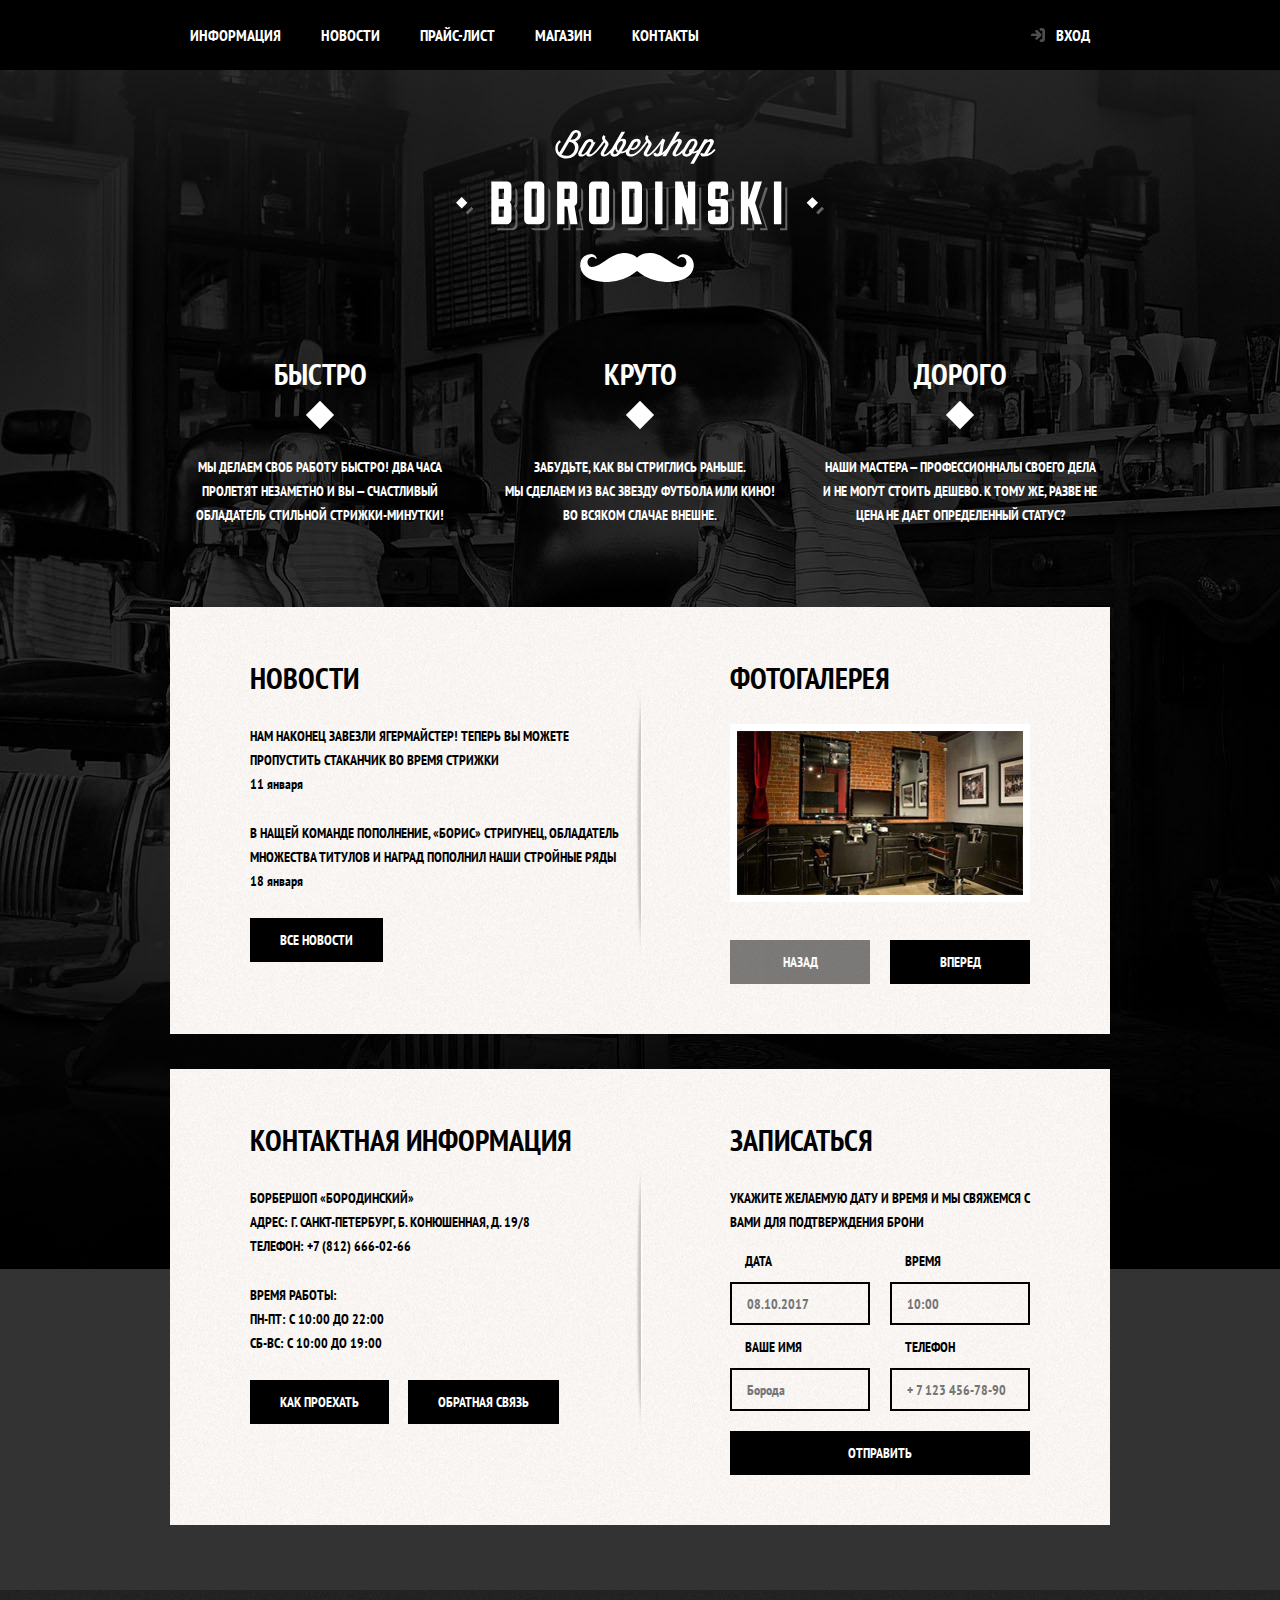
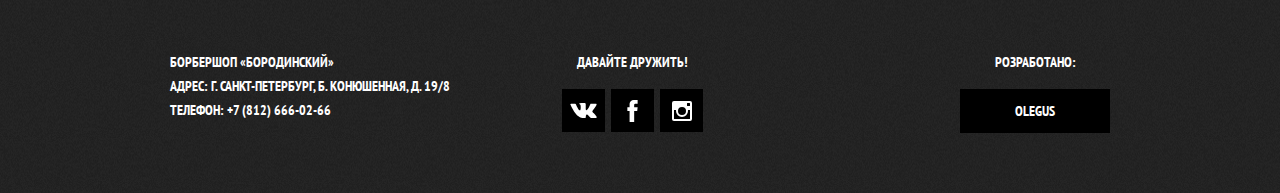
<file: index.html>
<!DOCTYPE html>
<html lang="ru">
<head>
	<meta charset="UTF-8">
	<title>Барбершоп «Бородинский»</title>
	<link href="https://fonts.googleapis.com/css?family=PT+Sans+Narrow:400,700&amp;subset=cyrillic" rel="stylesheet">
	<link rel="stylesheet" href="css/normalize.css" />
	<link rel="stylesheet" href="css/style.css">
</head>
<body>
	<header class="main-header">
		<nav class="main-navigation">
			<a class="main-header-logo">
			<img src="svg-barbershop/index-logo.svg" width="368" height="153" alt="Логотип барбершопа «Бородинский»">
			</a>
		  <div class="main-navigation-wrapper">
			<div class="container">
				<ul class="site-navigation">
					<li><a href="#contacts-page">Информация</a></li>
					<li><a href="#news-page">Новости</a></li>
					<li><a href="price.html">Прайс-лист</a></li>
					<li><a href="catalog.html">Магазин</a></li>
					<li><a href="#contacts-page">Контакты</a></li>
				</ul>
				<ul class="user-navigation">
					<li>
					<a class="login-link" href="login.html">Вход</a>
				</li>
				</ul>
		  	</div>
		  </div>
		</nav>
	</header>
	<main class="container">
		<h1 class="visually-hidden">Барбершоп «Бородинский»</h1>
		<section class="features">
			<h2 class="visually-hidden">Преимушества</h2>
			<ul class="features-list">
				<li class="feature-item">
					<h3>Быстро</h3>
					<p>Мы делаем своб работу быстро! Два часа пролетят незаметно и вы — счастливый обладатель стильной стрижки-минутки!</p>
				</li>
				<li class="feature-item">
					<h3>Круто</h3>
					<p>Забудьте, как вы стриглись раньше.<br> Мы сделаем из вас звезду футбола или кино!<br> Во всяком слачае внешне.</p>
				</li>
				<li class="feature-item">
					<h3>Дорого</h3>
					<p>Наши мастера — профессионналы своего дела и не могут стоить дешево. К тому же, разве не цена не дает определенный статус?</p>
				</li>
			</ul>
					<div id="news-page"></div>
		</section>
	<div class="index-columns">
		<section class="news">
			<h2>Новости</h2>
			<ul class="news-list">
				<li class="news-item">
					<p>Нам наконец завезли Ягермайстер! Теперь вы можете пропустить стаканчик во время стрижки</p>
					<time datetime="2016-01-11">11 января</time>
				</li>
				<li class="news-item">
					<p>В нащей команде пополнение, «Борис» Стригунец, обладатель множества титулов и наград пополнил наши стройные ряды</p>
					<time datetime="2016-01-18">18 января</time>	
				</li>
			</ul>
			<a href="news.html" class="button">Все новости</a>
			<div id="contacts-page"></div>
		</section>
		<section class="gallery">
			<h2>Фотогалерея</h2>
			<div class="gallery-container">
			<figure class="gellery-content">
				<a href="#"><img src="img/Layer-21.png" width="286" height="164" alt="Интерьер"></a>
			</figure>
			<button class="button gallery-button	gallery-button-back disabled">Назад</button>
			<button class="button gallery-button gallery-button-next">Вперед</button>
			</div>	
		</section>
	</div>
	<div class="index-columns">
		<section class="contacts">
			<h2>Контактная информация</h2>
			<p>Борбершоп «Бородинский»<br>
			   Адрес: г. Санкт-Петербург, Б. Конюшенная, д. 19/8<br>
			   Телефон: +7 (812) 666-02-66
			</p>
			<p>Время работы:<br>
			   пн-пт: с 10:00 до 22:00<br>
			   сб-вс: с 10:00 до 19:00
			</p>
			<a href="map.html" class="button contacts-button-map">Как проехать</a>
			<a href="#" class="button contacts-button">Обратная связь</a>
		</section>
		<section class="appointment">
			<h2>Записаться</h2>
			<p class="appointment-info">Укажите желаемую дату и время и мы свяжемся с вами для подтверждения брони</p>
			<form action="https://echo.htmlacademy.ru"  method="post" class="appointment-form">
		<p class="appointment-item">
			<label for="data">Дата</label>
			<input id="data" type="text" value="" placeholder="08.10.2017" />
		</p>
		<p class="appointment-item"> 
			<label for="time">Время</label>
			<input id="time" type="text" value="" placeholder="10:00">
		</p>
		<p class="appointment-item">
			<label for="Your-name">Ваше имя</label>
			<input id="Your-name" type="text" value="" placeholder="Борода" />
		</p>
		<p class="appointment-item">
			<label for="phone-numbers">Телефон</label>
			<input id="phone-numbers" type="numbers" value="" placeholder="+ 7 123 456-78-90">
		</p>
			<button class="button" type="submit">Отправить</button>
	</form>
		</section>
	</div>
	</main>
	<footer class="main-footer">
	  <div class="container">
		<div class="footer-contacts">
		Борбершоп «Бородинский»<br>
		Адрес: г. Санкт-Петербург, Б. Конюшенная, д. 19/8<br>
		Телефон: +7 (812) 666-02-66
		</div>
		<div class="footer-social">
			<b>Давайте дружить!</b>
			<ul>
				<li><a href="#" class="social-button"><span class="visually-hidden">Вконтакте</span>
					<svg xmlns="http://www.w3.org/2000/svg" width="27" height="15" viewBox="0 0 26.14 14.91"><path d="M26 13.47l-.09-.17a13.55 13.55 0 0 0-2.6-3q-.87-.83-1.1-1.12A1 1 0 0 1 22 8a10.27 10.27 0 0 1 1.22-1.78l.88-1.16q2.35-3.13 2-4L26 .94a.8.8 0 0 0-.4-.22 2.14 2.14 0 0 0-.87 0h-3.92a.51.51 0 0 0-.27 0h-.3a.6.6 0 0 0-.15.14.93.93 0 0 0-.14.24 22.22 22.22 0 0 1-1.46 3.06q-.5.84-.93 1.46a7 7 0 0 1-.71.91 4.94 4.94 0 0 1-.52.47q-.23.18-.35.15l-.23-.05a.9.9 0 0 1-.31-.33 1.49 1.49 0 0 1-.16-.53V1.6a3.14 3.14 0 0 0 0-.62 2.12 2.12 0 0 0-.14-.44.73.73 0 0 0-.28-.33 1.57 1.57 0 0 0-.46-.18A9 9 0 0 0 12.57 0a8.93 8.93 0 0 0-3.25.33 1.83 1.83 0 0 0-.52.41q-.25.3-.07.33a1.67 1.67 0 0 1 1.16.59l.08.16a2.6 2.6 0 0 1 .19.63 6.32 6.32 0 0 1 .12 1 10.59 10.59 0 0 1 0 1.7q-.07.71-.13 1.1a2.21 2.21 0 0 1-.18.64 2.69 2.69 0 0 1-.16.3l-.07.07a1 1 0 0 1-.37.07.86.86 0 0 1-.46-.19 3.27 3.27 0 0 1-.56-.52 7 7 0 0 1-.66-.93q-.37-.6-.76-1.42l-.22-.39q-.2-.38-.56-1.11t-.62-1.43A.9.9 0 0 0 5.2.9h-.07a.93.93 0 0 0-.22-.16A1.44 1.44 0 0 0 4.6.65L.87.68A1 1 0 0 0 .1.94L0 1a.44.44 0 0 0 0 .22 1.08 1.08 0 0 0 .08.37Q.9 3.53 1.86 5.31t1.66 2.87Q4.23 9.27 5 10.24t1 1.24l.37.41.34.33a8.06 8.06 0 0 0 1 .78 16.34 16.34 0 0 0 1.4.9 7.6 7.6 0 0 0 1.79.72 6.19 6.19 0 0 0 2 .22h1.57a1.08 1.08 0 0 0 .72-.3l.05-.07a.9.9 0 0 0 .1-.25 1.38 1.38 0 0 0 0-.37 4.48 4.48 0 0 1 .09-1.05 2.77 2.77 0 0 1 .23-.71 1.74 1.74 0 0 1 .29-.4 1.19 1.19 0 0 1 .23-.2h.11a.86.86 0 0 1 .77.21 4.52 4.52 0 0 1 .83.79q.39.47.93 1.05a6.41 6.41 0 0 0 1 .87l.27.16a3.31 3.31 0 0 0 .71.3 1.53 1.53 0 0 0 .76.07l3.48-.05a1.58 1.58 0 0 0 .8-.17.68.68 0 0 0 .34-.37 1.06 1.06 0 0 0 0-.46 1.71 1.71 0 0 0-.1-.36z" fill="#fff"/></svg>
				</a>
			</li>
				<li><a href="#" class="social-button"><span class="visually-hidden">Фейсбук</span><svg xmlns="http://www.w3.org/2000/svg" width="19" height="22" viewBox="0 0 10.15 21.74"><path d="M3.34 1.12A4.77 4.77 0 0 1 6.53 0h3.61v3.81H7.81a1.07 1.07 0 0 0-1.09.83v2.55h3.42c-.08 1.23-.24 2.45-.41 3.67h-3v10.87H2.21V10.86H0V7.21h2.19V3.66a3.83 3.83 0 0 1 1.15-2.54z" fill="#fff"/></svg>
				</a>
			</li>
				<li><a href="#" class="social-button"><span class="visually-hidden">Инстаграм</span>
					<svg xmlns="http://www.w3.org/2000/svg" width="20" height="20" viewBox="0 0 20 20"><path d="M18 0H2a2 2 0 0 0-2 2v16a2 2 0 0 0 2 2h16a2 2 0 0 0 2-2V2a2 2 0 0 0-2-2zm-8 6a4 4 0 1 1-4 4 4 4 0 0 1 4-4zM2.5 18a.47.47 0 0 1-.5-.5V9h2.1a3.4 3.4 0 0 0-.1 1 6 6 0 1 0 12 0 3.4 3.4 0 0 0-.1-1H18v8.5a.47.47 0 0 1-.5.5zM18 4.5a.47.47 0 0 1-.5.5h-2a.47.47 0 0 1-.5-.5v-2a.47.47 0 0 1 .5-.5h2a.47.47 0 0 1 .5.5z" fill="#fff"/></svg>
				</a>
			</li>
			</ul>
		</div>
		<div class="footer-copyright">
			<b>Розработано:</b>
			<a href="#" class="button">Olegus</a>
		</div>
	</div>
	</footer>
	<section class="modal modal-login">
		<h2>Личный кабинет</h2>
		<p class="modal-description">Введите свой логин и пароль.</p>
		<form class="login-form" action="https://echo.htmlacademy.ru" method="post">
			<p>
				<label class="visually-hidden" for="user-login">Логин
				</label>
				<input class="login-icon-user" id="user-login" type="text" name="login" placeholder="Логин">
			</p>
			<p>
				<label class="visually-hidden" for="user-password">Пароль</label>
				<input class="login-icon-password" id="user-password" type="password" name="password" placeholder="Пароль">
			</p>
			<p class="login-help">
				<label class="login-checkbox">
				<input type="checkbox" name="remember" class="visually-hidden">
				<span class="checkbox-indicator"></span>
				Запомните меня
				</label> 
				<a class="restore" href="#">Я забыл пароль</a></p>
				<button class="button" type="submit">Войти</button>
			</form>
		<button type="button" class="modal-close">Закрыть</button>
	</section>

	<section class="modal modal-map">
		<h2 class="visually-hidden">Как до нас добраться</h2>
		<iframe src="https://www.google.com/maps/embed?pb=!1m18!1m12!1m3!1d255006.86173766758!2d30.0425645328125!3d60.04423199999997!2m3!1f0!2f0!3f0!3m2!1i1024!2i768!4f13.1!3m3!1m2!1s0x469634ec0143dabb%3A0xe8a32d761d330146!2sBritVa+Barbershop!5e0!3m2!1sru!2sua!4v1524128269765" width="766" height="561" frameborder="0" style="border:0" allowfullscreen></iframe>
		<!-- <p>
			<img src="img/sloy-2.jpg" width="766" height="560" alt="Карта">
		</p> -->
		<button type="button" class="modal-close">Закрыть</button>
	</section>
	<script src="js/popup.js"></script>
	<script src="js/maps.js"></script>
</body>
</html>
</file>
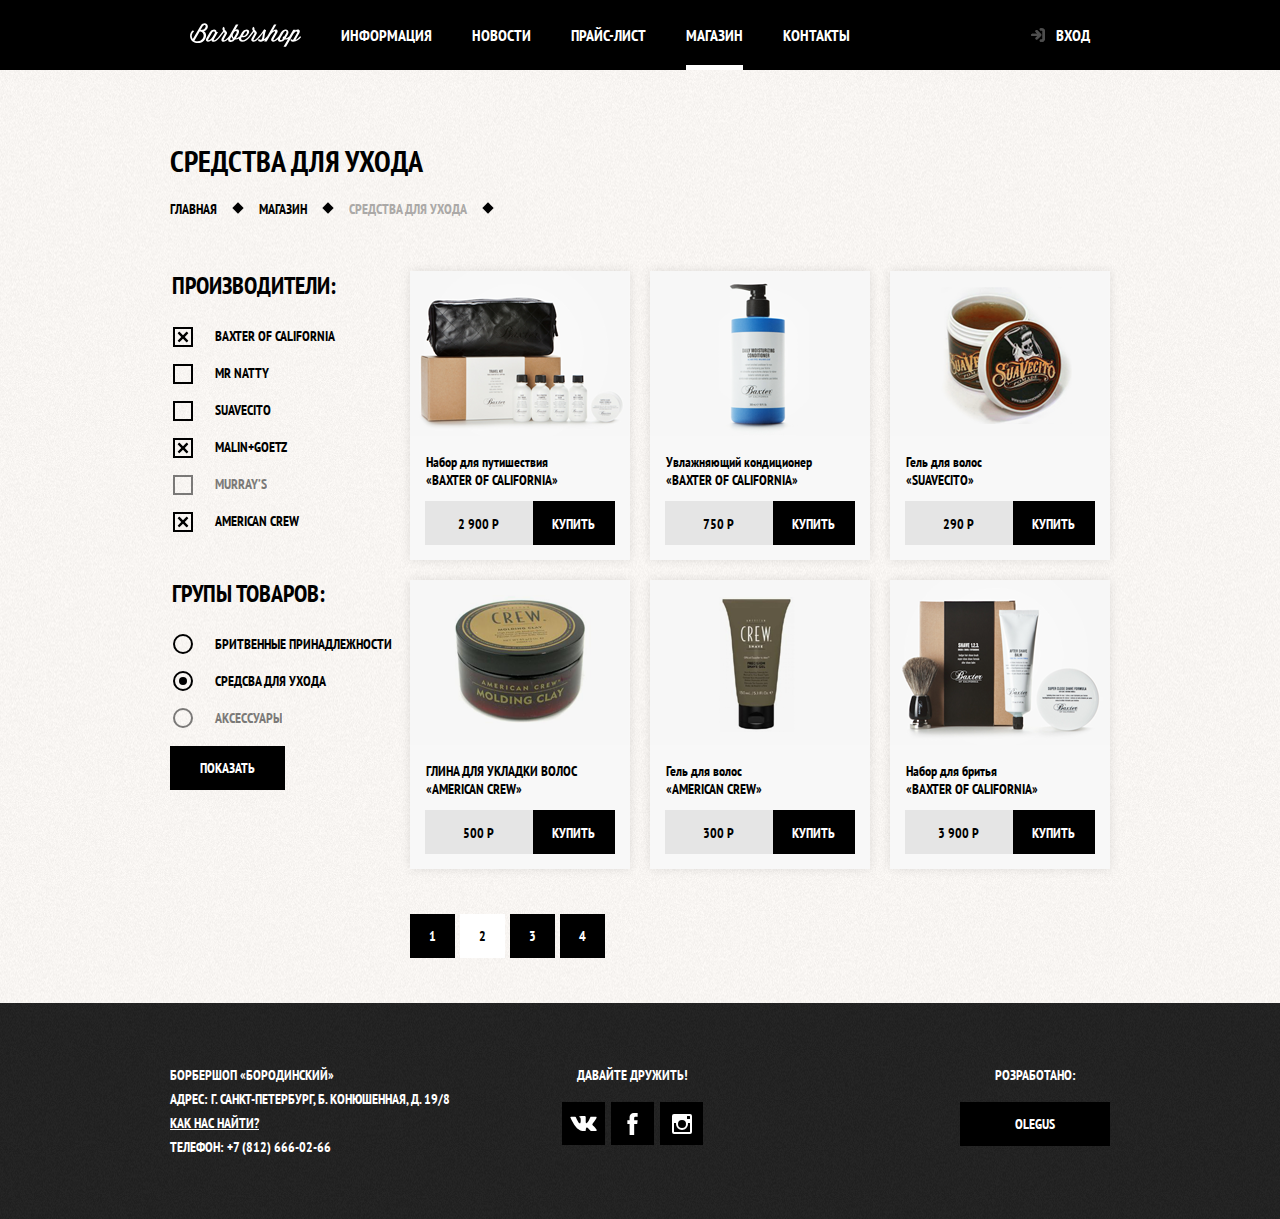
<file: catalog.html>
<!DOCTYPE html>
<html lang="en">
<head>
	<meta charset="UTF-8">
	<title>Магазин</title>
	<link href="https://fonts.googleapis.com/css?family=PT+Sans+Narrow:400,700&amp;subset=cyrillic" rel="stylesheet">
	<link rel="stylesheet" href="C:/Frontend Oleg/Полезные вещи/normalize.css">
	<link rel="stylesheet" href="css/style.css">
</head>
<body class="inner-page">
	<header class="main-header">
		<nav class="main-navigation container">
			<a href="index.html" class="main-header-logo">
			<img src="svg-barbershop/logo.svg" width="111" height="24" alt="Логотип барбершопа «Бородинский»">
			</a>
				<ul class="site-navigation">
					<li><a href="#">Информация</a></li>
					<li><a href="#">Новости</a></li>
					<li><a href="price.html">Прайс-лист</a></li>
					<li><a href="" class="site-navigation-current">Магазин</a></li>
					<li><a href="#">Контакты</a></li>
				</ul>
				<ul class="user-navigation">
					<li>
						<a href="login.html" class="login-link">Вход</a>
					</li>
				</ul>
		</nav>
	</header>
	<main class="container">
		<h1 class="page-title">Средства для ухода</h1>
		<ul class="breadcrumbs">
			<li><a href="index.html">Главная</a></li>
			<li><a href="catalog.html">Магазин</a></li>
			<li class="breadcrumbs-current">Средства для ухода</li>
		</ul>
	<div class="catalog-columns">
		<section class="filter">
			<h2 class="visually-hidden">Фильтр товаров</h2>
			<form action="https://echo.htmlacademy.ru" class="filters" method="get"></form>
			<fieldset>
				<legend>Производители:</legend>
				<ul>
					<li class="filter-option">
						<input type="checkbox" class="visually-hidden filter-input filter-input-checkbox name="baxter-of-california" id="filter-baxter-of-california" checked>
						<label for="filter-baxter-of-california">Baxter of California</label>
					</li>
					<li class="filter-option">
						<input type="checkbox" class="visually-hidden filter-input filter-input-checkbox" name="Mr-natty" id="filter-mr-natty"><label for="filter-mr-natty">Mr Natty</label>
					</li>
					<li class="filter-option">
						<input type="checkbox" class="visually-hidden filter-input filter-input-checkbox" name="Suavecito" id="filter-suavecito"><label for="filter-suavecito">Suavecito</label>
					</li>
					<li class="filter-option">
						<input type="checkbox" class="visually-hidden filter-input filter-input-checkbox" name="Malin+Goetz" id="filter-malin-goetz" checked><label for="filter-malin-goetz">Malin+Goetz</label>
					</li>
					<li class="filter-option">
						<input type="checkbox" class="visually-hidden filter-input filter-input-checkbox" name="Murray’s" id="filter-marrays" disabled><label for="filter-marrays">Murray’s</label>
					</li>
					<li class="filter-option">
						<input type="checkbox" class="visually-hidden filter-input filter-input-checkbox" name="American-Crew" id="filter-american-crew" checked><label for="filter-american-crew">American Crew</label>
					</li>
				</ul>
			</fieldset>
			<fieldset>
				<legend>Групы товаров:</legend>
				<ul>
					<li class="filter-option">
						<input type="radio" class="visually-hidden filter-input filter-input-radio" name="product-group" value="shaving" id="filter-shave"><label for="filter-shave">Бритвенные принадлежности</label>
					</li>
					<li class="filter-option">
						<input type="radio" class="visually-hidden filter-input filter-input-radio" name="product-group" value="hair-care" id="filter-care" checked><label for="filter-care">Средсва для ухода</label>
					</li>
					<li class="filter-option">
						<input type="radio" class="visually-hidden filter-input filter-input-radio" name="product-group" value="accessories" id="filter-a11s" disabled><label for="filter-a11s">Аксессуары</label>
					</li>
				</ul>
				<button type="submit" class="button filter-button">Показать</button>
			</fieldset>
		</section>
		<section class="catalog">
			<h2 class="visually-hidden">Список средств для ухода</h2>
			<ul class="catalog-list">
				<li class="catalog-item">
					<a href="item.html">
						<h3>	
							<span class="catalog-category">Набор для путишествия</span>
							<span class="catalog-item-title">«Baxter of California»</span>
						</h3>
					<p class="catalog-item-image">
							<img src="img/Layer 38.png" width="220" height="165" alt="Набор для путешествий «Baxter of California»" />
					</p>
				</a>
					<p class="catalog-item-price">
						<b>2 900 Р</b>
						<a class="button" href="#">Купить</a>
					</p>
				</li>
				<li class="catalog-item">
					<a href="catalog-item.html">
						<h3>
						<span class="catalog-category">Увлажняющий кондиционер</span>
						<span class="catalog-item-title">«Baxter of California»</span>
					</h3>
				<p class="catalog-item-image">
						<img src="img/Layer 30.png" width="220" height="165" alt="Увлажняющий кондиционер «Baxter of California»">
				</p>
					</a>
					<p class="catalog-item-price">
						<b>750 Р</b>
						<a href="#" class="button">Купить</a>
					</p>
				</li>
				<li class="catalog-item">
						<a href="catalog-item.html">
							<h3>
							<span class="catalog-category">Гель для волос</span>
							<span class="catalog-iten-title">«Suavecito»</span>
							</h3>
					<p class="catalog-item-image">
							<img src="img/Layer 39.png" width="220" height="165" alt="Гель для волос «Suavecito»">
					</p>
						</a>
					<p class="catalog-item-price">
						<b>290 Р</b>
						<a href="#" class="button">Купить</a>
					</p>
				</li>
				<li class="catalog-item">
					<a href="catalog-item.html">
						<h3>
							<span class="catalog-categoty">Глина для укладки волос</span>
							<span class="catalog-item-title">«American crew»</span>
						</h3>
					<p class="catalog-item-image">
							<img src="img/Layer 32.png" width="220" height="165" alt="Глина для укладки волос «American crew»">
					</p>
				</a>
					<p class="catalog-item-price">
						<b>500 Р</b>
						<a href="#" class="button">Купить</a>
					</p>
				</li>
				<li class="catalog-item">
						<a href="catalog-item.html">
							<h3>
							<span class="catalog-category">Гель для волос</span>
							<span class="catalog-item-title">«American crew»</span>
					</h3>
					<p class="catalog-item-image">
							<img src="img/Layer 33.png" width="220" height="165" alt="Гель для волос «American crew»" />
					</p>
					</a>
					<p class="catalog-item-price">
						<b>300 Р</b>
						<a href="#" class="button">Купить</a>
					</p>
				</li>
				<li class="catalog-item">
						<a href="catalog-item.html">
							<h3>
							<span class="catalog-category">Набор для бритья</span>
							<span class="catalog-item-title">«Baxter of california»</span>
					</h3>
					<p class="catalog-item-image">
							<img src="img/Layer 42.png" width="220" height="165" alt="Набор для бритья «Baxter of california»">
					</p>
				</a>
					<p class="catalog-item-price">
						<b>3 900 Р</b>
						<a href="#" class="button">Купить</a>
					</p>
				</li>
			</ul>
			<ul class="pagination-list">
				<li class="pagination-item"><a href="#">1</a></li>
				<li class="pagination-item pagination-item-current"><a href="#">2</a></li>
				<li class="pagination-item"><a href="#">3</a></li>
				<li class="pagination-item"><a href="#">4</a></li>
			</ul>
		</section>
	</div>
	</main>
	<footer class="main-footer">
	<div class="container">
		<p class="footer-contacts">
		Борбершоп «Бородинский»<br>
		Адрес: г. Санкт-Петербург, Б. Конюшенная, д. 19/8<br>
		<a href="map.html" class="contacts-button-map">Как нас найти?</a><br>
		Телефон: +7 (812) 666-02-66
		</p>
		<div class="footer-social">
			<b>Давайте дружить!</b>
			<ul>
				<li><a href="#" class="social-button"><span class="visually-hidden">Вконтакте</span>
					<svg xmlns="http://www.w3.org/2000/svg" width="27" height="15" viewBox="0 0 26.14 14.91"><path d="M26 13.47l-.09-.17a13.55 13.55 0 0 0-2.6-3q-.87-.83-1.1-1.12A1 1 0 0 1 22 8a10.27 10.27 0 0 1 1.22-1.78l.88-1.16q2.35-3.13 2-4L26 .94a.8.8 0 0 0-.4-.22 2.14 2.14 0 0 0-.87 0h-3.92a.51.51 0 0 0-.27 0h-.3a.6.6 0 0 0-.15.14.93.93 0 0 0-.14.24 22.22 22.22 0 0 1-1.46 3.06q-.5.84-.93 1.46a7 7 0 0 1-.71.91 4.94 4.94 0 0 1-.52.47q-.23.18-.35.15l-.23-.05a.9.9 0 0 1-.31-.33 1.49 1.49 0 0 1-.16-.53V1.6a3.14 3.14 0 0 0 0-.62 2.12 2.12 0 0 0-.14-.44.73.73 0 0 0-.28-.33 1.57 1.57 0 0 0-.46-.18A9 9 0 0 0 12.57 0a8.93 8.93 0 0 0-3.25.33 1.83 1.83 0 0 0-.52.41q-.25.3-.07.33a1.67 1.67 0 0 1 1.16.59l.08.16a2.6 2.6 0 0 1 .19.63 6.32 6.32 0 0 1 .12 1 10.59 10.59 0 0 1 0 1.7q-.07.71-.13 1.1a2.21 2.21 0 0 1-.18.64 2.69 2.69 0 0 1-.16.3l-.07.07a1 1 0 0 1-.37.07.86.86 0 0 1-.46-.19 3.27 3.27 0 0 1-.56-.52 7 7 0 0 1-.66-.93q-.37-.6-.76-1.42l-.22-.39q-.2-.38-.56-1.11t-.62-1.43A.9.9 0 0 0 5.2.9h-.07a.93.93 0 0 0-.22-.16A1.44 1.44 0 0 0 4.6.65L.87.68A1 1 0 0 0 .1.94L0 1a.44.44 0 0 0 0 .22 1.08 1.08 0 0 0 .08.37Q.9 3.53 1.86 5.31t1.66 2.87Q4.23 9.27 5 10.24t1 1.24l.37.41.34.33a8.06 8.06 0 0 0 1 .78 16.34 16.34 0 0 0 1.4.9 7.6 7.6 0 0 0 1.79.72 6.19 6.19 0 0 0 2 .22h1.57a1.08 1.08 0 0 0 .72-.3l.05-.07a.9.9 0 0 0 .1-.25 1.38 1.38 0 0 0 0-.37 4.48 4.48 0 0 1 .09-1.05 2.77 2.77 0 0 1 .23-.71 1.74 1.74 0 0 1 .29-.4 1.19 1.19 0 0 1 .23-.2h.11a.86.86 0 0 1 .77.21 4.52 4.52 0 0 1 .83.79q.39.47.93 1.05a6.41 6.41 0 0 0 1 .87l.27.16a3.31 3.31 0 0 0 .71.3 1.53 1.53 0 0 0 .76.07l3.48-.05a1.58 1.58 0 0 0 .8-.17.68.68 0 0 0 .34-.37 1.06 1.06 0 0 0 0-.46 1.71 1.71 0 0 0-.1-.36z" fill="#fff"/></svg>
				</a>
			</li>
				<li><a href="#" class="social-button"><span class="visually-hidden">Фейсбук</span><svg xmlns="http://www.w3.org/2000/svg" width="19" height="22" viewBox="0 0 10.15 21.74"><path d="M3.34 1.12A4.77 4.77 0 0 1 6.53 0h3.61v3.81H7.81a1.07 1.07 0 0 0-1.09.83v2.55h3.42c-.08 1.23-.24 2.45-.41 3.67h-3v10.87H2.21V10.86H0V7.21h2.19V3.66a3.83 3.83 0 0 1 1.15-2.54z" fill="#fff"/></svg>
				</a>
			</li>
				<li><a href="#" class="social-button"><span class="visually-hidden">Инстаграм</span>
					<svg xmlns="http://www.w3.org/2000/svg" width="20" height="20" viewBox="0 0 20 20"><path d="M18 0H2a2 2 0 0 0-2 2v16a2 2 0 0 0 2 2h16a2 2 0 0 0 2-2V2a2 2 0 0 0-2-2zm-8 6a4 4 0 1 1-4 4 4 4 0 0 1 4-4zM2.5 18a.47.47 0 0 1-.5-.5V9h2.1a3.4 3.4 0 0 0-.1 1 6 6 0 1 0 12 0 3.4 3.4 0 0 0-.1-1H18v8.5a.47.47 0 0 1-.5.5zM18 4.5a.47.47 0 0 1-.5.5h-2a.47.47 0 0 1-.5-.5v-2a.47.47 0 0 1 .5-.5h2a.47.47 0 0 1 .5.5z" fill="#fff"/></svg>
				</a>
			</li>
			</ul>
		</div>
		<div class="footer-copyright">
			<b>Розработано:</b>
			<a href="https:\\htmlacademy.ru" class="button">Olegus</a>
		</div>
	</div>
	</footer>
	<section class="modal modal-login">
		<h2>Личный кабинет</h2>
		<p class="modal-description">Введите свой логин и пароль.</p>
		<form class="login-form" action="https://echo.htmlacademy.ru" method="post">
			<p>
				<label class="visually-hidden" for="user-login">Логин
				</label>
				<input class="login-icon-user" id="user-login" type="text" name="login" placeholder="Логин">
			</p>
			<p>
				<label class="visually-hidden" for="user-password">Пароль</label>
				<input class="login-icon-password" id="user-password" type="password" name="password" placeholder="Пароль">
			</p>
			<p class="login-help">
				<label class="login-checkbox">
				<input type="checkbox" name="remember" class="visually-hidden">
				<span class="checkbox-indicator"></span>
				Запомните меня
				</label> 
				<a class="restore" href="#">Я забыл пароль</a></p>
				<button class="button" type="submit">Войти</button>
			</form>
		<button type="button" class="modal-close">Закрыть</button>
	</section>

	<section class="modal modal-map">
		<h2 class="visually-hidden">Как до нас добраться</h2>
		<iframe src="https://www.google.com/maps/embed?pb=!1m18!1m12!1m3!1d255006.86173766758!2d30.0425645328125!3d60.04423199999997!2m3!1f0!2f0!3f0!3m2!1i1024!2i768!4f13.1!3m3!1m2!1s0x469634ec0143dabb%3A0xe8a32d761d330146!2sBritVa+Barbershop!5e0!3m2!1sru!2sua!4v1524128269765" width="766" height="561" frameborder="0" style="border:0" allowfullscreen></iframe>
		<!-- <p>
			<img src="img/sloy-2.jpg" width="766" height="560" alt="Карта">
		</p> -->
		<button type="button" class="modal-close">Закрыть</button>
	</section>
	<script src="js/popup.js"></script>
	<script src="js/maps.js"></script>
</body>
</html>
</file>
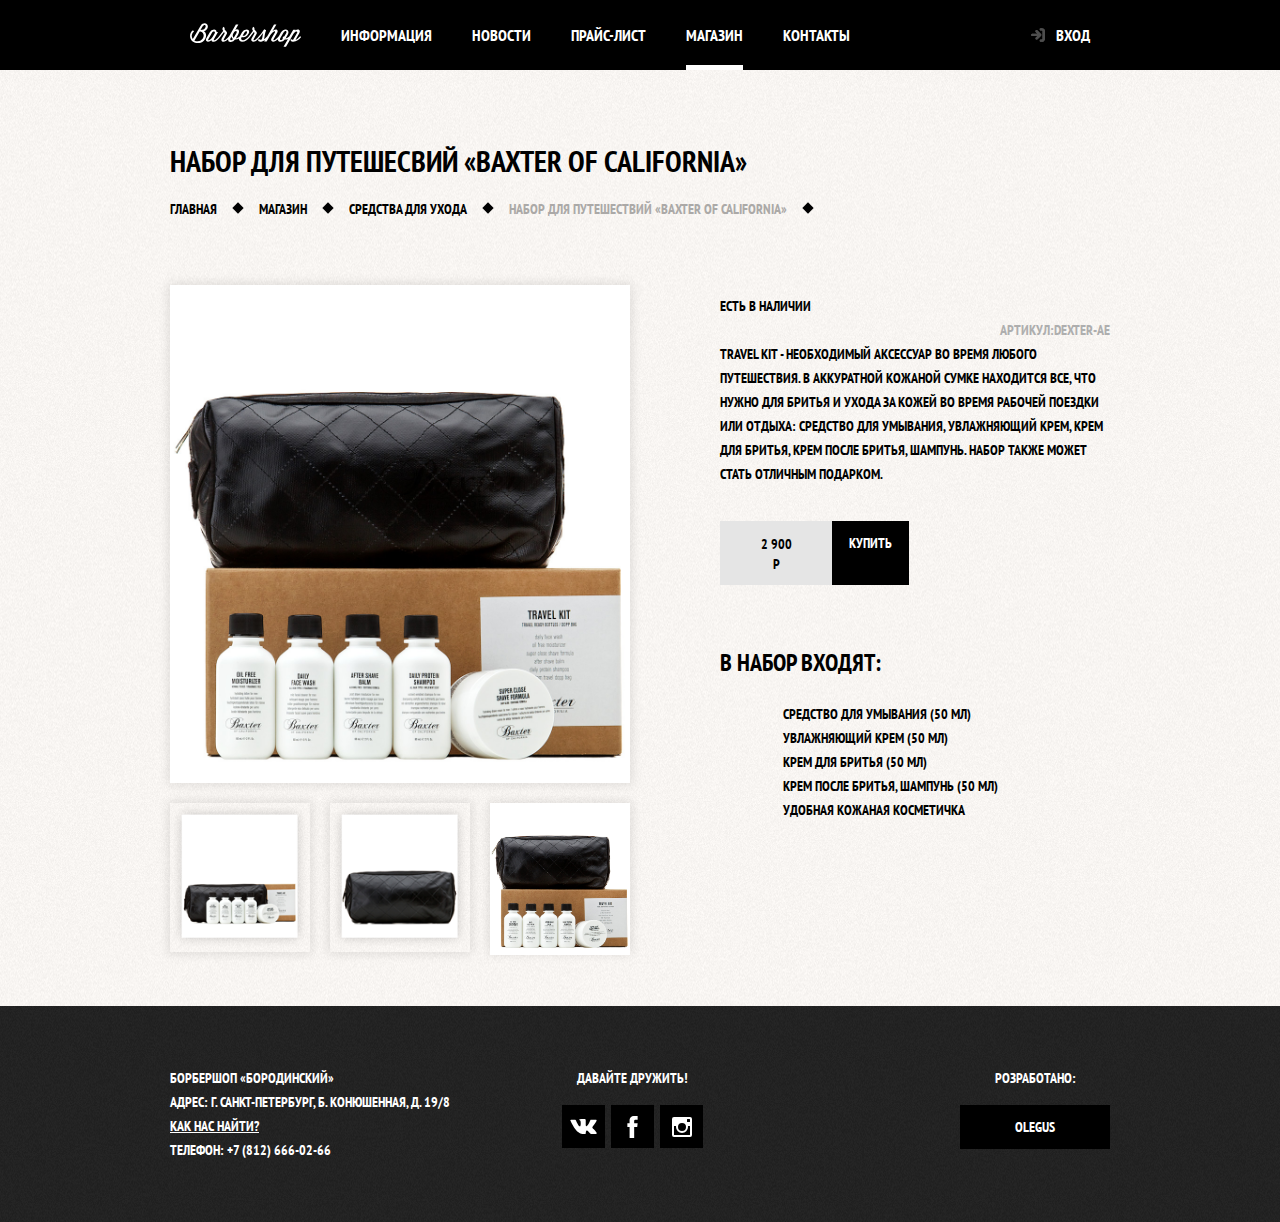
<file: item.html>
<!DOCTYPE html>
<html lang="ru">
<head>
	<meta charset="UTF-8">
	<title>Разметка карточки товара «Барбершоп»</title>
	<link rel="stylesheet" href="https://fonts.googleapis.com/css?family=PT+Sans+Narrow:400,700&amp;subset=cyrillic">
	<link rel="stylesheet" href="C:/Frontend Oleg/Полезные вещи/normalize.css">
	<link rel="stylesheet" href="css/style.css">
</head>
<body class="inner-page">
	<header class="main-header">
		<nav class="main-navigation container">
			<a href="index.html" class="main-header-logo">
			<img src="svg-barbershop/logo.svg" width="111" height="24" alt="Логотип барбершопа «Бородинский»">
			</a>
				<ul class="site-navigation">
					<li><a href="#">Информация</a></li>
					<li><a href="#">Новости</a></li>
					<li><a href="price.html">Прайс-лист</a></li>
					<li><a href="catalog.html" class="site-navigation-current">Магазин</a></li>
					<li><a href="#">Контакты</a></li>
				</ul>
				<ul class="user-navigation">
					<li>
						<a href="login.html" class="login-link">Вход</a>
					</li>
				</ul>
		</nav>
	</header>
	  <main class="container">
		<h1 class="page-title">Набор для путешесвий «Baxter of california»</h1>
		<ul class="breadcrumbs">
			<li><a href="index.html">Главная</a></li>
			<li><a href="catalog.html">Магазин</a></li>
			<li><a href="#">Средства для ухода</a></li>
			<li class="breadcrumbs-current">Набор для путешествий «Baxter of California»</li>
		</ul>
	<div class="catalog-columns">
		<section class="product-photo">
			<h2 class="visually-hidden">Изображение товара</h2>
			<p class="product-photo-full">
				<img src="img/photo-full.png" width="460" height="498" alt="Фото всего выбора">
			</p>
			<ul class="product-photo-preview">
				<li><img src="img/Layer 45.png" width="140" height="149" alt="Фото в анфас"></li>
				<li><img src="img/photo-small-1.png" width="140" height="149 alt="Фото в профиль"></li>
				<li><img src="img/photo-full.png" width="140" height="149 alt="Фото в отдельной чвсти"></li>
			</ul>
		</section>
		<section class="product-info">
			<h2 class="visually-hidden">Описание товара</h2>
			<p class="product-availability">Есть в наличии</p>
			<p class="product-article">Артикул:Dexter-ae</p>
			<p class="product-text">Travel Kit - необходимый аксессуар во время любого путешествия. В аккуратной кожаной сумке находится все, что нужно для бритья и ухода за кожей во время рабочей поездки или отдыха: средство для умывания, увлажняющий крем, крем для бритья, крем после бритья, шампунь. Набор также может стать отличным подарком.</p>
			<p class="product-price">
				<b>2 900 Р</b>
				<a class="button" href="#">Купить</a>
			</p>
			<h3>В набор входят:</h3>
			<ul>
				<li>Средство для умывания (50 мл)</li>
				<li>Увлажняющий крем (50 мл)</li>
				<li>Крем для бритья (50 мл)</li>
				<li>Крем после бритья, Шампунь (50 мл)</li>
				<li>Удобная кожаная косметичка</li>
			</ul>
		</section>
	</div>
	</main>
	<footer class="main-footer">
		<div class="container">
		<p class="footer-contacts">
		Борбершоп «Бородинский»<br>
		Адрес: г. Санкт-Петербург, Б. Конюшенная, д. 19/8<br>
		<a href="map.html" class="contacts-button-map">Как нас найти?</a><br>
		Телефон: +7 (812) 666-02-66
		</p>
		<div class="footer-social">
			<b>Давайте дружить!</b>
			<ul>
				<li><a href="#" class="social-button"><span class="visually-hidden">Вконтакте</span>
					<svg xmlns="http://www.w3.org/2000/svg" width="27" height="15" viewBox="0 0 26.14 14.91"><path d="M26 13.47l-.09-.17a13.55 13.55 0 0 0-2.6-3q-.87-.83-1.1-1.12A1 1 0 0 1 22 8a10.27 10.27 0 0 1 1.22-1.78l.88-1.16q2.35-3.13 2-4L26 .94a.8.8 0 0 0-.4-.22 2.14 2.14 0 0 0-.87 0h-3.92a.51.51 0 0 0-.27 0h-.3a.6.6 0 0 0-.15.14.93.93 0 0 0-.14.24 22.22 22.22 0 0 1-1.46 3.06q-.5.84-.93 1.46a7 7 0 0 1-.71.91 4.94 4.94 0 0 1-.52.47q-.23.18-.35.15l-.23-.05a.9.9 0 0 1-.31-.33 1.49 1.49 0 0 1-.16-.53V1.6a3.14 3.14 0 0 0 0-.62 2.12 2.12 0 0 0-.14-.44.73.73 0 0 0-.28-.33 1.57 1.57 0 0 0-.46-.18A9 9 0 0 0 12.57 0a8.93 8.93 0 0 0-3.25.33 1.83 1.83 0 0 0-.52.41q-.25.3-.07.33a1.67 1.67 0 0 1 1.16.59l.08.16a2.6 2.6 0 0 1 .19.63 6.32 6.32 0 0 1 .12 1 10.59 10.59 0 0 1 0 1.7q-.07.71-.13 1.1a2.21 2.21 0 0 1-.18.64 2.69 2.69 0 0 1-.16.3l-.07.07a1 1 0 0 1-.37.07.86.86 0 0 1-.46-.19 3.27 3.27 0 0 1-.56-.52 7 7 0 0 1-.66-.93q-.37-.6-.76-1.42l-.22-.39q-.2-.38-.56-1.11t-.62-1.43A.9.9 0 0 0 5.2.9h-.07a.93.93 0 0 0-.22-.16A1.44 1.44 0 0 0 4.6.65L.87.68A1 1 0 0 0 .1.94L0 1a.44.44 0 0 0 0 .22 1.08 1.08 0 0 0 .08.37Q.9 3.53 1.86 5.31t1.66 2.87Q4.23 9.27 5 10.24t1 1.24l.37.41.34.33a8.06 8.06 0 0 0 1 .78 16.34 16.34 0 0 0 1.4.9 7.6 7.6 0 0 0 1.79.72 6.19 6.19 0 0 0 2 .22h1.57a1.08 1.08 0 0 0 .72-.3l.05-.07a.9.9 0 0 0 .1-.25 1.38 1.38 0 0 0 0-.37 4.48 4.48 0 0 1 .09-1.05 2.77 2.77 0 0 1 .23-.71 1.74 1.74 0 0 1 .29-.4 1.19 1.19 0 0 1 .23-.2h.11a.86.86 0 0 1 .77.21 4.52 4.52 0 0 1 .83.79q.39.47.93 1.05a6.41 6.41 0 0 0 1 .87l.27.16a3.31 3.31 0 0 0 .71.3 1.53 1.53 0 0 0 .76.07l3.48-.05a1.58 1.58 0 0 0 .8-.17.68.68 0 0 0 .34-.37 1.06 1.06 0 0 0 0-.46 1.71 1.71 0 0 0-.1-.36z" fill="#fff"/></svg>
				</a>
			</li>
				<li><a href="#" class="social-button"><span class="visually-hidden">Фейсбук</span><svg xmlns="http://www.w3.org/2000/svg" width="19" height="22" viewBox="0 0 10.15 21.74"><path d="M3.34 1.12A4.77 4.77 0 0 1 6.53 0h3.61v3.81H7.81a1.07 1.07 0 0 0-1.09.83v2.55h3.42c-.08 1.23-.24 2.45-.41 3.67h-3v10.87H2.21V10.86H0V7.21h2.19V3.66a3.83 3.83 0 0 1 1.15-2.54z" fill="#fff"/></svg>
				</a>
			</li>
				<li><a href="#" class="social-button"><span class="visually-hidden">Инстаграм</span>
					<svg xmlns="http://www.w3.org/2000/svg" width="20" height="20" viewBox="0 0 20 20"><path d="M18 0H2a2 2 0 0 0-2 2v16a2 2 0 0 0 2 2h16a2 2 0 0 0 2-2V2a2 2 0 0 0-2-2zm-8 6a4 4 0 1 1-4 4 4 4 0 0 1 4-4zM2.5 18a.47.47 0 0 1-.5-.5V9h2.1a3.4 3.4 0 0 0-.1 1 6 6 0 1 0 12 0 3.4 3.4 0 0 0-.1-1H18v8.5a.47.47 0 0 1-.5.5zM18 4.5a.47.47 0 0 1-.5.5h-2a.47.47 0 0 1-.5-.5v-2a.47.47 0 0 1 .5-.5h2a.47.47 0 0 1 .5.5z" fill="#fff"/></svg>
				</a>
			</li>
			</ul>
		</div>
		<div class="footer-copyright">
			<b>Розработано:</b>
			<a href="https:\\htmlacademy.ru" class="button">Olegus</a>
		</div>
	</div>
	</footer>
	<section class="modal modal-login">
		<h2>Личный кабинет</h2>
		<p class="modal-description">Введите свой логин и пароль.</p>
		<form class="login-form" action="https://echo.htmlacademy.ru" method="post">
			<p>
				<label class="visually-hidden" for="user-login">Логин
				</label>
				<input class="login-icon-user" id="user-login" type="text" name="login" placeholder="Логин">
			</p>
			<p>
				<label class="visually-hidden" for="user-password">Пароль</label>
				<input class="login-icon-password" id="user-password" type="password" name="password" placeholder="Пароль">
			</p>
			<p class="login-help">
				<label class="login-checkbox">
				<input type="checkbox" name="remember" class="visually-hidden">
				<span class="checkbox-indicator"></span>
				Запомните меня
				</label> 
				<a class="restore" href="#">Я забыл пароль</a></p>
				<button class="button" type="submit">Войти</button>
			</form>
		<button type="button" class="modal-close">Закрыть</button>
	</section>

<section class="modal modal-map">
		<h2 class="visually-hidden">Как до нас добраться</h2>
		<iframe src="https://www.google.com/maps/embed?pb=!1m18!1m12!1m3!1d255006.86173766758!2d30.0425645328125!3d60.04423199999997!2m3!1f0!2f0!3f0!3m2!1i1024!2i768!4f13.1!3m3!1m2!1s0x469634ec0143dabb%3A0xe8a32d761d330146!2sBritVa+Barbershop!5e0!3m2!1sru!2sua!4v1524128269765" width="766" height="561" frameborder="0" style="border:0" allowfullscreen></iframe>
		<!-- <p>
			<img src="img/sloy-2.jpg" width="766" height="560" alt="Карта">
		</p> -->
		<button type="button" class="modal-close">Закрыть</button>
	</section>
	<script src="js/popup.js"></script>
	<script src="js/maps.js"></script>
</body>
</html>
</file>
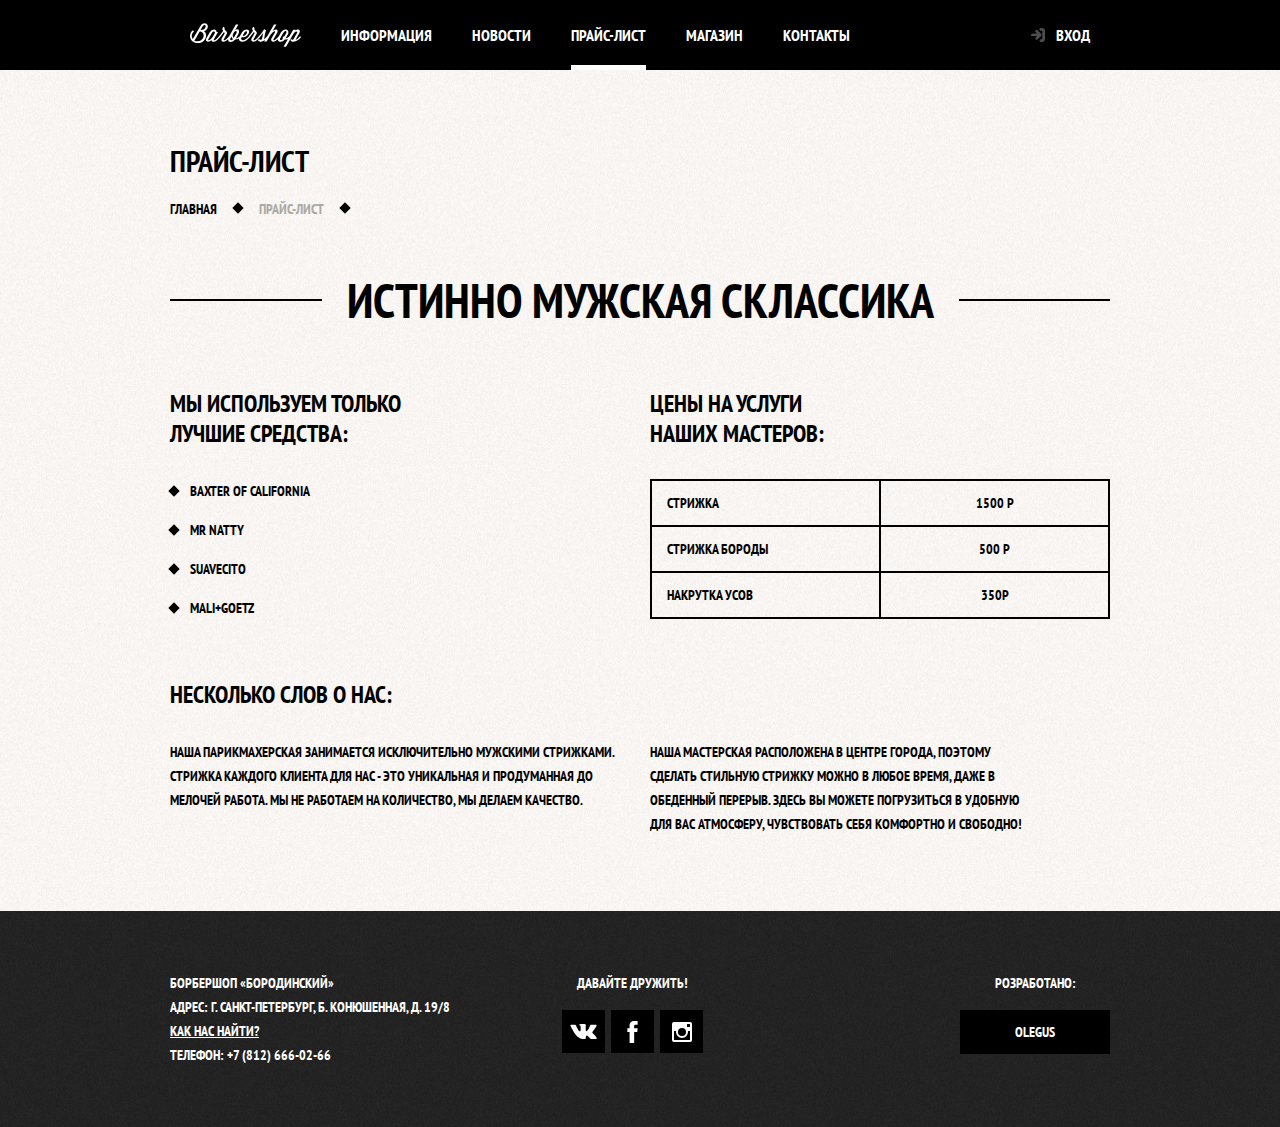
<file: price.html>
<!DOCTYPE html>
<html lang="en">
<head>
	<meta charset="UTF-8">
	<title>price</title>
	<link rel="stylesheet" href="https://fonts.googleapis.com/css?family=PT+Sans+Narrow:400,700&amp;subset=cyrillic">
	<link rel="stylesheet" href="C:/Frontend Oleg/Полезные вещи/normalize.css">
	<link rel="stylesheet" href="css/style.css">
</head>
<body class="inner-page">
	<header class="main-header">
		<nav class="main-navigation container">
			<a href="index.html" class="main-header-logo">
			<img src="svg-barbershop/logo.svg" width="111" height="24" alt="Логотип барбершопа «Бородинский»">
			</a>
				<ul class="site-navigation">
					<li><a href="#">Информация</a></li>
					<li><a href="#">Новости</a></li>
					<li><a href="price.html"  class="site-navigation-current">Прайс-лист</a></li>
					<li><a href="catalog.html">Магазин</a></li>
					<li><a href="contacts/html">Контакты</a></li>
				</ul>
				<ul class="user-navigation">
					<li>
						<a href="login.html" class="login-link">Вход</a>
					</li>
				</ul>
		</nav>
	</header>
	<main class="container">
		<div class="inner-page-container">
			<h1 class="page-title">Прайс-лист</h1>
			<ul class="breadcrumbs">
				<li><a href="index.html">Главная</a></li>
				<li class="breadcrumbs-current">Прайс-лист</li>
			</ul>
		</div>
		<section class="inner-content">
					<h2 class="big-heading">Истинно мужская склассика</h2>
			<div class="inner-columns">
				<div class="inner-column-left">

					<h2>Мы используем только<br>лучшие средства:</h2>
					<ul class="custom-list-1">
						<li>Baxter of California</li>
						<li>Mr Natty</li>
						<li>Suavecito</li>
						<li>Mali+Goetz</li>
					</ul>
				</div>
				<div class="inner-column-right">
					<h2>Цены на услуги<br>наших мастеров:</h2>
					<table class="custom-table-1">
						<tr>
							<td>Стрижка</td>
							<td>1500 Р</td>
						</tr>
						<tr>
							<td>Стрижка бороды</td>
							<td>500 Р</td>
						</tr>
						<tr>
							<td>Накрутка усов</td>
							<td>350Р</td>
						</tr>
					</table>
				</div>
			</div>
				<div class="inner-columns">
						<h2>Несколько слов о нас:</h2>
					<div class="inner-column-left">
						<p>Наша парикмахерская занимается исключительно мужскими стрижками. Стрижка каждого клиента для нас - это уникальная и продуманная до мелочей работа. Мы не работаем на количество, мы делаем качество.</p>
					</div>
					<div class="inner-column-right">
						<p class="short-text">Наша мастерская расположена в центре города, поэтому сделать стильную стрижку можно в любое время, даже в обеденный перерыв. Здесь вы можете погрузиться в удобную для вас атмосферу, чувствовать себя комфортно и свободно!</p>
					</div>
				</div>
		</section>
	</main>
	<footer class="main-footer">
		<div class="container">
		<p class="footer-contacts">
		Борбершоп «Бородинский»<br>
		Адрес: г. Санкт-Петербург, Б. Конюшенная, д. 19/8<br>
		<a href="map.html" class="contacts-button-map">Как нас найти?</a><br>
		Телефон: +7 (812) 666-02-66
		</p>
		<div class="footer-social">
			<b>Давайте дружить!</b>
			<ul>
				<li><a href="#" class="social-button"><span class="visually-hidden">Вконтакте</span>
					<svg xmlns="http://www.w3.org/2000/svg" width="27" height="15" viewBox="0 0 26.14 14.91"><path d="M26 13.47l-.09-.17a13.55 13.55 0 0 0-2.6-3q-.87-.83-1.1-1.12A1 1 0 0 1 22 8a10.27 10.27 0 0 1 1.22-1.78l.88-1.16q2.35-3.13 2-4L26 .94a.8.8 0 0 0-.4-.22 2.14 2.14 0 0 0-.87 0h-3.92a.51.51 0 0 0-.27 0h-.3a.6.6 0 0 0-.15.14.93.93 0 0 0-.14.24 22.22 22.22 0 0 1-1.46 3.06q-.5.84-.93 1.46a7 7 0 0 1-.71.91 4.94 4.94 0 0 1-.52.47q-.23.18-.35.15l-.23-.05a.9.9 0 0 1-.31-.33 1.49 1.49 0 0 1-.16-.53V1.6a3.14 3.14 0 0 0 0-.62 2.12 2.12 0 0 0-.14-.44.73.73 0 0 0-.28-.33 1.57 1.57 0 0 0-.46-.18A9 9 0 0 0 12.57 0a8.93 8.93 0 0 0-3.25.33 1.83 1.83 0 0 0-.52.41q-.25.3-.07.33a1.67 1.67 0 0 1 1.16.59l.08.16a2.6 2.6 0 0 1 .19.63 6.32 6.32 0 0 1 .12 1 10.59 10.59 0 0 1 0 1.7q-.07.71-.13 1.1a2.21 2.21 0 0 1-.18.64 2.69 2.69 0 0 1-.16.3l-.07.07a1 1 0 0 1-.37.07.86.86 0 0 1-.46-.19 3.27 3.27 0 0 1-.56-.52 7 7 0 0 1-.66-.93q-.37-.6-.76-1.42l-.22-.39q-.2-.38-.56-1.11t-.62-1.43A.9.9 0 0 0 5.2.9h-.07a.93.93 0 0 0-.22-.16A1.44 1.44 0 0 0 4.6.65L.87.68A1 1 0 0 0 .1.94L0 1a.44.44 0 0 0 0 .22 1.08 1.08 0 0 0 .08.37Q.9 3.53 1.86 5.31t1.66 2.87Q4.23 9.27 5 10.24t1 1.24l.37.41.34.33a8.06 8.06 0 0 0 1 .78 16.34 16.34 0 0 0 1.4.9 7.6 7.6 0 0 0 1.79.72 6.19 6.19 0 0 0 2 .22h1.57a1.08 1.08 0 0 0 .72-.3l.05-.07a.9.9 0 0 0 .1-.25 1.38 1.38 0 0 0 0-.37 4.48 4.48 0 0 1 .09-1.05 2.77 2.77 0 0 1 .23-.71 1.74 1.74 0 0 1 .29-.4 1.19 1.19 0 0 1 .23-.2h.11a.86.86 0 0 1 .77.21 4.52 4.52 0 0 1 .83.79q.39.47.93 1.05a6.41 6.41 0 0 0 1 .87l.27.16a3.31 3.31 0 0 0 .71.3 1.53 1.53 0 0 0 .76.07l3.48-.05a1.58 1.58 0 0 0 .8-.17.68.68 0 0 0 .34-.37 1.06 1.06 0 0 0 0-.46 1.71 1.71 0 0 0-.1-.36z" fill="#fff"/></svg>
				</a>
			</li>
				<li><a href="#" class="social-button"><span class="visually-hidden">Фейсбук</span><svg xmlns="http://www.w3.org/2000/svg" width="19" height="22" viewBox="0 0 10.15 21.74"><path d="M3.34 1.12A4.77 4.77 0 0 1 6.53 0h3.61v3.81H7.81a1.07 1.07 0 0 0-1.09.83v2.55h3.42c-.08 1.23-.24 2.45-.41 3.67h-3v10.87H2.21V10.86H0V7.21h2.19V3.66a3.83 3.83 0 0 1 1.15-2.54z" fill="#fff"/></svg>
				</a>
			</li>
				<li><a href="#" class="social-button"><span class="visually-hidden">Инстаграм</span>
					<svg xmlns="http://www.w3.org/2000/svg" width="20" height="20" viewBox="0 0 20 20"><path d="M18 0H2a2 2 0 0 0-2 2v16a2 2 0 0 0 2 2h16a2 2 0 0 0 2-2V2a2 2 0 0 0-2-2zm-8 6a4 4 0 1 1-4 4 4 4 0 0 1 4-4zM2.5 18a.47.47 0 0 1-.5-.5V9h2.1a3.4 3.4 0 0 0-.1 1 6 6 0 1 0 12 0 3.4 3.4 0 0 0-.1-1H18v8.5a.47.47 0 0 1-.5.5zM18 4.5a.47.47 0 0 1-.5.5h-2a.47.47 0 0 1-.5-.5v-2a.47.47 0 0 1 .5-.5h2a.47.47 0 0 1 .5.5z" fill="#fff"/></svg>
				</a>
			</li>
			</ul>
		</div>
		<div class="footer-copyright">
			<b>Розработано:</b>
			<a href="https:\\htmlacademy.ru" class="button">Olegus</a>
		</div>
	</div>
	</footer>
		<section class="modal modal-login">
		<h2>Личный кабинет</h2>
		<p class="modal-description">Введите свой логин и пароль.</p>
		<form class="login-form" action="https://echo.htmlacademy.ru" method="post">
			<p>
				<label class="visually-hidden" for="user-login">Логин
				</label>
				<input class="login-icon-user" id="user-login" type="text" name="login" placeholder="Логин">
			</p>
			<p>
				<label class="visually-hidden" for="user-password">Пароль</label>
				<input class="login-icon-password" id="user-password" type="password" name="password" placeholder="Пароль">
			</p>
			<p class="login-help">
				<label class="login-checkbox">
				<input type="checkbox" name="remember" class="visually-hidden">
				<span class="checkbox-indicator"></span>
				Запомните меня
				</label> 
				<a class="restore" href="#">Я забыл пароль</a></p>
				<button class="button" type="submit">Войти</button>
			</form>
		<button type="button" class="modal-close">Закрыть</button>
	</section>
	<section class="modal modal-map">
		<h2 class="visually-hidden">Как до нас добраться</h2>
		<iframe src="https://www.google.com/maps/embed?pb=!1m18!1m12!1m3!1d255006.86173766758!2d30.0425645328125!3d60.04423199999997!2m3!1f0!2f0!3f0!3m2!1i1024!2i768!4f13.1!3m3!1m2!1s0x469634ec0143dabb%3A0xe8a32d761d330146!2sBritVa+Barbershop!5e0!3m2!1sru!2sua!4v1524128269765" width="766" height="561" frameborder="0" style="border:0" allowfullscreen></iframe>
		<!-- <p>
			<img src="img/sloy-2.jpg" width="766" height="560" alt="Карта">
		</p> -->
		<button type="button" class="modal-close">Закрыть</button>
	</section>
	<script src="js/popup.js"></script>
	<script src="js/maps.js"></script>
</body>
</html>
</file>
<file: css/style.css>
body {
	min-width: 960px;
	margin: 0;
	padding: 0;

	font-family: "PT Sans Narrow", Arial, sans-serif;
	font-size: 14px;
	line-height: 24px;
	font-weight: 700;
	color: #fff;
	text-transform: uppercase;

	background-color: #000000;
	background-image: url("../img/bg-1.jpg");
	background-position: top center;
	background-repeat: no-repeat;
}

.inner-page {
	 color: #000;

	 background-color: #f9f6f3;
	 background-image: url(../img/bg-column.png);
	 background-position: 0 0;
	 background-repeat: repeat;
}

a {
	text-decoration: none;
}

img {
	max-width: 100%;
	height: auto;
}

.visually-hidden:not(:focus):not(:active),
input[type="checkbox"].visually-hidden,
input[type="radio"].visually-hidden {
	position: absolute;
	width: 1px;
	height: 1px;
	margin: -1px;
	border: 0;
	padding: 0;

	white-space: nowrap;

	clip-path: inset(100%);
	clip: rect(0 0 0 0);
	overflow: hidden;
}

.button {
	display: inline-block;
	padding: 10px 30px;
	margin-right: 16px;
	font: inherit;

	text-align: center;
	vertical-align: middle;
	text-transform: uppercase;

	color: #fff;
	background-color: #000;
	border: none;
}

.button:hover,
.button:focus,
.button:active {
	background-color: #663d15;
}

.button.disabled,
.botton:disabled {
	cursor: default;
	opacity: 0.5;
	background-color: #000;
}

.container {
	width: 940px;
	margin: 0 auto;
	padding: 0 10px;
}

.main-header {
	margin-bottom: 70px;
}

.inner-page .main-header {
  margin-bottom: 70px;

  background-color: #000000;
}

.inner-page .main-navigation {
	display: flex;
	align-items: flex-start;
	flex-direction: row;
}

.main-navigation .container {
	display: flex;
}

.main-navigation {
	display: flex;
	flex-direction: column;
	align-items: center;

	font-size: 16px;
	line-height: 20px;
	color: #fff; 

	background-color: transparent;
}

.inner-page .user-navigation {
	margin-left: auto;
	flex-direction: row;
}

.main-header-logo {
	order: 2;
	width: 368px;
	height: 153px;
}

.product-photo {
	width: 460px;
	min-height: 677px;
}

.product-info {
	width: 390px;
	min-height: 667px;
}

.inner-page .main-header-logo {
	order: 0;
	width: 111px;
	height: 24px;
	padding: 23px 20px;
}

.inner-page .main-header-logo {
	order: 0;
	width: 111px;
	height: 24px;
	padding: 23px 20px;
}


.main-navigation-wrapper {
	width: 100%;
	margin-bottom: 60px;

	background-color: #000;
}

.main-navigation-wrapper .container {
	display: flex;
	justify-content: space-between;
}


.site-navigation {
	display: flex;
	flex-wrap: wrap;
	width: 620px;
	margin: 0;
	padding: 0;
	list-style: none;
}

.user-navigation {
	display: flex;
	justify-content: flex-end;
	max-width: 140px;
 	margin: 0;
	padding: 0;
	list-style: none; 
}

.inner-page .user-navigation {
	margin-left: auto;
}

.site-navigation a,
.user-navigation a {
	display: block;
	color: #fff;
	padding: 25px 20px;
	vertical-align: middle;
}

.site-navigation a:hover,
.site-navigation a:focus,
.user-navigation a:hover,
.user-navigation a:focus {
	background-color:  #242424;
}

.site-navigation-current {
	position: relative;
}

.site-navigation-current a:not([href]) {
	background-color: #000;
}

.site-navigation-current::after {
	content: "";
	position: absolute;
	right: 20px;
	bottom: 0;
	left: 20px;
	height: 5px;
	background-color: #fff;
}

.user-navigation .login-link {
	position: relative;
	padding-left: 50px;
}

.login-link::before {
	content: "";
	position: absolute;
	width: 16px;
	height: 18px;
	top: 27px;
	left: 24px; 
	background-image: url(../svg-barbershop/login.svg);
	background-repeat: no-repeat;
	background-position: 0 0;
	opacity: 0.3;
}

.login-link:hover::before,
.login-link:focus::before,
.login-link:active::before {
	opacity: 1;
}

.features {
	margin-bottom: 80px;
}

.features-list {
    display: flex;

    margin: 0;
    padding: 0;

    list-style: none;

    justify-content: space-between;
}


.feature-item {
	width: 300px;
	text-align: center;
}

.feature-item h3 {
	position: relative;
	font-size: 30px;
	line-height: 42px;
	margin: 0;
	margin-bottom: 60px;
}

.feature-item h3:after {
	content: "";
	position: absolute;
	bottom: -30px;
	left: 50%;
	width: 20px;
	height: 20px;
	margin-left: -10px;
	background-color: #ffffff;
	transform: rotate(45deg);
}

.feature-item p {
	margin: 0 10px;
}

.index-columns {
	display: flex;
	justify-content: space-between;
	margin-bottom: 35px;
	padding: 50px 80px;
	color: #000;
	
	background-color: #f8f5f2;
	background-image: 
	url("../img/vertical-line.png"),
	url("../img/bg-column.png");
	background-repeat: no-repeat, repeat; 
	background-position: center, 0 0;
}

.index-columns h2 {
	font-size: 30px;
	line-height: 42px;
	margin: 0;
	margin-bottom: 25px;
}

.news {
	width: 380px;
}

.news-list {
	list-style: none;
	margin: 0;
	margin-bottom: 25px;
	padding: 0;
}

.news-item {
	margin-bottom: 25px;
}

.news-item time {
	text-transform: none;
}

.news-item p {
	margin: 0;
}

.gallery {
	width: 300px;
}

.gellery-content {
	height: 164px;
	margin: 0;

	background-color: #ccc;
	border: 7px solid #fff;
}

.gallery-content img {
	width: 286px;
	height: 164px;
}

.gallery-button {
	box-sizing: border-box;
	position: absolute;
	width: 140px;
	margin: 0;
	bottom: 0;
}

.gallery-button-back {
	left: 0;
}

.gallery-button-next {
	right: 0;
}

.gallery-container {
	position: relative;
	height: 260px;
}

.contacts {
	width: 380px;
}

.contacts p {
	margin: 0;
	margin-bottom: 25px;
}

.appointment {
	width: 300px;
}

.appointment-info {
	margin: 0;
	margin-bottom: 15px;
}

.appointment-form {
	display: flex;
	flex-wrap: wrap;
	justify-content: space-between;
}

.appointment-item {
	width: 140px;
	margin: 0;
	margin-bottom: 10px; 
}

.appointment-item label {
	display: block;
	margin-bottom: 9px;
	margin-left: 15px;
}

.appointment-item input {
	box-sizing: border-box;
	width: 140px;
	padding-top: 8px;
	padding-left: 15px;
	padding-bottom: 7px;
	padding-right: 15px;
	font: inherit;

	background-color: transparent;
	border: 2px solid #000;
}

.appointment-item input:focus {
	border-color: #663d15;
}

.appointment .button {
	display: block;
	width: 100%;
	margin-top: 10px;
	margin-right: 0;
}

.page-title {
	font-size: 30px;
	line-height: 42px;
	margin: 0;
	margin-bottom: 15px;
	padding: 0;
}

.inner-page-container {
	margin-bottom: 55px;
}

.inner-page-title {
	margin-bottom: 55px;
}

.breadcrumbs {
	display: flex;
	justify-content: flex-start;
	flex-wrap: wrap;
	list-style: none;
	padding: 0;
	margin: 0;
	margin-bottom: 50px;
}

.breadcrumbs li {
	position: relative;
	margin-right: 42px;
}

.breadcrumbs li:last-child {
	margin-right: 0;
}

.breadcrumbs li::after {
	content: "";
	position: absolute;
	top: 7px;
	right: -25px;
	width: 8px;
	height: 8px;
	background-color: #000;
	transform: rotate(45deg);
}

.breadcrumbs a {
	color: #000;
}

.breadcrumbs a:hover,
.breadcrumbs a:focus {
	text-decoration: underline;
}

.breadcrumbs-current {
	color: #aba9a7;
}

.breadcrumbs::after {
	display: none;
}

.catalog-columns {
  display: flex;
  justify-content: space-between;
}

.filters {
  width: 180px;
}

.filter fieldset {
  padding: 0;
  margin: 0;
  margin-bottom: 30px;

  border: none;
}

.filter fieldset:first-child {
  margin-bottom: 35px;
}

.filter legend {
  margin-bottom: 26px;

  font-size: 24px;
  line-height: 30px;
}

.filter ul {
  padding: 0;
  margin: 0;

  list-style: none;
  line-height: 18px;
}

.filter-option {
  margin-bottom: 19px;
  padding-left: 45px;
}

.filter-option label {
  position: relative;

  display: block;

  cursor: pointer;
  user-select: none;
}

.filter-input-checkbox:hover + label,
.filter-input-checkbox:focus + label {
  color: #663d15;
}

.filter-input-checkbox + label::before {
  content: "";
  position: absolute;
  left: -42px;
  top: 0;

  width: 16px;
  height: 16px;

  border: 2px solid #000000;
}

.filter-input-checkbox:checked + label::after {
  content: "";

  position: absolute;
  top: 4px;
  left: -38px;

  width: 12px;
  height: 12px;

  background-image: url(../svg-barbershop/cross.svg);
  background-repeat: no-repeat;
  background-position: 0 0;
}

.filter-input-radio + label::before {
  content: "";

  position: absolute;
  left: -42px;
  top: -1px;

  width: 16px;
  height: 16px;

  border: 2px solid #000000;
  border-radius: 50%;
}

.filter-input-radio:checked + label::after {
  content: "";

  position: absolute;
  top: 5px;
  left: -36px;

  width: 8px;
  height: 8px;

  background-color: #000000;
  border-radius: 50%;
}

.filter-input:hover + label,
.filter-input:focus + label {
  color: #663d15;
}

.filter-input:focus + label::before,
.filter-input:focus + label::before {
  border-color: #663d15;
  outline: thin dotted;
  outline: 5px auto -webkit-focus-ring-color;
}

.filter-input:disabled + label,
.filter-input:checked:disabled + label,
.filter-input:disabled:hover + label,
.filter-input:disabled:focus + label {
  color: #000000;

  opacity: 0.5;
  pointer-events: none;
}

.filter-button {
  padding-left: 30px;
  padding-right: 30px;
}

.catalog {
	width: 700px;
}

.catalog-list {
	display: flex;
	list-style: none;
	flex-wrap: wrap;
	padding: 0;
	margin: 0;
	margin-bottom: 25px;
}

.catalog-item {
	background-color: #f8f8f8;
	box-shadow: 0 0 10px rgba(0, 0, 0, 0.1);
	width: 220px;
	margin-bottom: 20px;
	margin-right: 20px;
	width: 220px;
	min-height: 285px;
}

.catalog-item:nth-child(3n) {
	margin-right: 0;
}
 
.catalog-item:hover {
	box-shadow: 0 0 10px rgba(0, 0, 0, 0.2);
}

.catalog-item a {
	display: flex;
	flex-direction: column;
	color: #000;
}

.catalog-item h3 {
	font-size: 14px;
	line-height: 18px;
	order: 1;
	margin-top: 17px;
	margin-bottom: 12px;
	margin-left: 16px;
	margin-right: 15px;
}

.catalog-category {
	display: block;
	text-transform: none;
}

.catalog-item-image {
	width: 220px;
	height: 165px;
	margin: 0;
}

.catalog-item-price {
	display: flex;
	margin: 15px;
	margin-top: 0;
}

.catalog-item-price b {
	width: 112px;
	padding: 13px 25px 11px;
	box-sizing: border-box;
	font-size: 14px;
	line-height: 20px;
	text-align: center;

	background-color: #e5e5e5;
}

.catalog-item-price .button {
	width: 50px;
	padding: 13px 18px 11px;
	line-height: 20px;
	margin-right: 0;
	color: #fff;
}

.pagination-list {
	display: flex;
	flex-wrap: wrap;
	padding: 0;
	margin: 0;

	list-style: none;
}

.pagination-item {
	margin-right: 5px;
}

.pagination-item:last-child {
	margin-right: 0;
}

.pagination-item a {
	display: block;
	padding: 10px 19px;
	color: #fff;

	background-color: #000;
}

.pagination-item a:hover,
.pagination-item a:focus,
.pagination-item a:active {
	background-color: #663d15;
}

.pagination-item-current a {
	color: #000;

	background-color: #fff;
}

.pagination-item-current a:hover,
.pagination-item-current a:focus,
.pagination-item-current a:active {
	background-color: #fff;
}

.pagination-item-current a {
	background-color: #fff;
}

.pagination-item-current a:hover,
.pagination-item-current a:focus,
.pagination-item-current a:active {
	color: #000;
}

.product-photos {
	width: 460px;
}

.product-photo-preview {
	display: flex;
	padding: 0;
	margin: 0;
	list-style: none;
}

.product-photo-preview li {
	width: 140px;
 	height: 149px;
 	margin-right: 20px;
	box-shadow: 0 0 10px 2px rgba(0, 0, 0, 0.1);
}

.product-photo-preview li:hover {
	box-shadow: 0 0 10px 2px rgba(0, 0, 0, 0.2);
}

.product-photo-preview li:nth-child(3n) {
  margin-right: 0;
}

.product-photo-full {
	width: 460px;
	height: 498px;
	marigin: 0;
	margin-bottom: 20px;

	box-shadow: 0 0 10px 2px rgba(0, 0, 0, 0.1);
}

.product-article {
	text-align: right;
	color: #aeaeae;
 }

.product-info {
	width: 390px;
	padding-top: 23px;
}

.product-info p {
	margin: 0;
}

 .product-price b {
 	line-height: 20px;
 	text-align: center;

 	background-color: #e5e5e5;
 }

 .product-description {
  display: flex;
  justify-content: space-between;
  padding-right: 10px;
  margin-bottom: 29px;
}

.product-description p {
  width: 200px;
}

.product-info .product-text {
	margin-bottom: 35px;
}

.product-info .product-price {
  display: flex;
  margin-bottom: 63px;
}

.product-price b {
  width: 112px;
  padding-top: 13px;
  padding-left: 36px;
  padding-right: 36px;
  padding-bottom: 11px;

  line-height: 20px;
  text-align: center;

  background-color: #e5e5e5;

  box-sizing: border-box;
}

.product-price .button {
  padding-left: 17px;
  padding-right: 17px;
}


.product-info h3 {
	font-size: 24px;
	line-height: 30px;
}

.product-info ul {
	list-style: none;
}

.product-info li {
	position: relative;
	padding-left: 23px;
}

.inner-content {
  margin-bottom: 75px;
}

.inner-content h2 {
  margin-top: 60px;
  margin-bottom: 30px;

  font-size: 24px;
  line-height: 30px;
}

.inner-content h3 {
  margin-top: 60px;
  margin-bottom: 30px;

  font-size: 20px;
  line-height: 24px;
}

.inner-content h2 + h3 {
  margin-top: 30px;
}

.inner-content p {
  margin: 14px 0;
}

.inner-content table {
  border-collapse: collapse;
}

.inner-content td {
  padding: 10px 15px;

  border: 2px solid #000000;
}

.inner-content .big-heading {
  display: flex;
  align-items: center;
  
  margin-top: 55px;
  margin-bottom: 65px;
  
  font-size: 48px;
  line-height: 48px;
  text-align: center;
}

.big-heading::before,
.big-heading::after {
  content: "";
  
  flex-grow: 1;
  flex-shrink: 0;

  width: 50px;
  height: 2px;

  background: #000000;
}

.big-heading::before {
  margin-right: 25px;
}

.big-heading::after {
  margin-left: 25px;
}

.custom-list-1 {
  margin: 14px 0;
  padding: 0;

  list-style: none;
}

.custom-list-1 li {
  position: relative;

  margin-bottom: 15px;
  padding-left: 20px;
}

.custom-list-1 li::before {
  content: "";

  position: absolute;
  top: 8px;
  left: 0;

  width: 8px;
  height: 8px;

  background-color: #000000;
  transform: rotate(45deg);
}

.custom-table-1 {
  width: 100%;
}

.custom-table-1 td {
  width: 50%;
}

.custom-table-1 td:last-child {
  text-align: center;
}

.inner-columns {
  display: flex;
  justify-content: space-between;
  flex-wrap: wrap;
  
  margin: 60px 0;
}

.inner-column-left,
.inner-column-right {
  width: 460px;
}

.inner-column-left *:first-child,
.inner-column-right *:first-child {
  margin-top: 0;
}

.inner-column-left *:last-child,
.inner-column-right *:last-child {
  margin-bottom: 0;
}

.inner-columns > h2:first-child {
  width: 460px;
  margin-top: 0;
  margin-right: 460px;
  margin-right: calc(100% - 460px);
}

.short-text {
  padding-right: 80px;
  padding-top: -2px;
}

.main-footer {
	padding: 60px 0;
	margin-top: 65px;
	color: #ffffff;
	
	background-color: #262626;
	background-image: url(../img/footer-bg.png);
	background-position: 0 0;
	background-repeat: repeat;
}	

.main-footer .container {
	display: flex;
}

.inner-page .main-footer {
	margin-top: 45px;
}

.footer-contacts {
	width: 320px;
	margin: 0;
	margin-right: 70px;
}


.footer-social {
	text-align: center;
	width: 145px;
}
.footer-contacts a {
	color: #ffffff;
	text-decoration: underline;
}

.footer-contacts a:hover,
.footer-contacts a:focus {
	text-decoration: none;
}

.footer-social ul {
	display: flex;
	width: 141px;
	flex-wrap: wrap;
	justify-content: space-between;
	list-style: none;
	margin: 0 auto;
	padding: 0;
}

.social-button {
	display: flex;
	align-items: center;
	justify-content: center;
	width: 43px;
	height: 43px;
	background-color: #000;
}

.social-button:hover,
.social-button:focus
 {
	background-color: #fff;
}

.social-button:hover path,
.social-button:focus path {
	fill: #000;
}
.footer-social b {
	display: block;
	margin-bottom: 15px;
}

.footer-copyright {
	text-align: center;
	width: 150px;
	margin-left: auto;
}
.footer-copyright b {
	display: block;
	margin-bottom: 15px;

}

.footer-copyright .button {
	display: block;
	margin-right: 0;
} 

.footer-copyright .button:hover,
.footer-copyright .button:focus {
	color: #000;

	background-color: #fff;
}


.modal {
  position: fixed;
  
  color: #000000;

  background-color: #f8f3f0;
  background-image: url("img/pattern-light.jpg");
  background-position: 0 0;
  background-repeat: repeat;
  box-shadow: 0 30px 50px rgba(0, 0, 0, 0.7);
}

.modal-login {
  top: 120px;
  left: 50%;
  
  display: none;

  width: 300px;
  margin-left: -230px;
  padding: 50px 80px;
}

.modal-close {
  position: absolute;
  top: 0;
  right: -34px;
  
  width: 22px;
  height: 22px;

  font-size: 0;

  background-color: transparent;
  border: 0;

  cursor: pointer;
}

.modal-close::before,
.modal-close::after {
  content: "";

  position: absolute;
  top: 10px;
  left: 2px;

  width: 19px;
  height: 3px;

  background-color: #d0d0d0;
}

.modal-close::before {
  transform: rotate(45deg);
}

.modal-close::after {
  transform: rotate(-45deg);
}

.modal-login h2 {
  margin: 0;
  margin-bottom: 20px;

  font-size: 30px;
  line-height: 42px;
}

.modal-description {
  margin: 0;
  margin-bottom: 10px;
}

.login-form p {
  margin: 0;
  margin-bottom: 10px;
}

.login-form input[type="text"],
.login-form input[type="password"] {
  box-sizing: border-box;
  width: 300px;
  padding: 10px 15px;
  padding-right: 40px;
  
  font: inherit;
  color: #000000;
  text-transform: uppercase;
  
  background-color: #f9f6f3;
  border: 2px solid #000000;
}

.login-form input:focus {
  border-color: #663d15;
}

.login-form .login-help {
  display: flex;
  flex-wrap: wrap;
  justify-content: space-between;
  margin: 15px 0;
}

.login-icon-user {
  background-image: url("../svg-barbershop/user.svg");
  background-position: 270px center;
  background-repeat: no-repeat;
}

.login-icon-password {
  background-image: url("../svg-barbershop/lock.svg");
  background-position: 270px center;
  background-repeat: no-repeat;
}

.login-checkbox {
  position: relative;

  padding-left: 30px;

  cursor: pointer;
}

.login-checkbox:hover,
.login-checkbox:focus {
  color: #663d15;
}

.login-checkbox input[type="checkbox"] + .checkbox-indicator {
  position: absolute;
  top: 0;
  left: 0;

  width: 17px;
  height: 17px;

  border: 2px solid #000000;
}

.login-checkbox input[type="checkbox"]:focus + .checkbox-indicator {
  border-color: #663d15;
  outline: thin dotted;
  outline: 5px auto -webkit-focus-ring-color;
}

.login-checkbox input[type="checkbox"]:checked + .checkbox-indicator::before,
.login-checkbox input[type="checkbox"]:checked + .checkbox-indicator::after {
  content: "";

  position: absolute;
  top: 8px;
  left: 1px;

  width: 15px;
  height: 2px;

  background-color: #000000;
}

.login-checkbox input[type="checkbox"]:checked + .checkbox-indicator::before {
  transform: rotate(45deg);
}

.login-checkbox input[type="checkbox"]:checked + .checkbox-indicator::after {
  transform: rotate(-45deg);
}

.restore {
  color: #000000;
  text-decoration: underline;
}

.restore:hover,
.restore:focus {
  text-decoration: none;
}

.login-form .button {
  width: 100%;
  margin-right: 0;
}

.modal-map {
  top: 50%;
  left: 50%;

  display: none;
  width: 766px;
  height: 561px;
  margin-top: -280px;
  margin-left: -390px;
  
  border: 7px solid white;
}

.modal-map p {
  margin: 0;
}

.modal-show {
	display: block;
	animation-name: bounce;
	animation-duration: 0.6s;
}

.modal-error {
	animation-name: shake;
	animation-duration: 0.6s;
	animation-delay: 0.2s;
}

@keyframes bounce {
	0% { transform: translateY(-2000px); }
	70% { transform: translateY(30px); }
	90% { transform: translateY(-10px); }
	100% { transform: translateY(0); }
}

@keyframes shake {
	0%, 100% { transform: translateX(0); }
	10%, 30%, 50%, 70%, 90% { transform: translateX(-10px); } 
	20%, 40%, 60%, 80% { transform: translateX(10px); }
}
</file>
